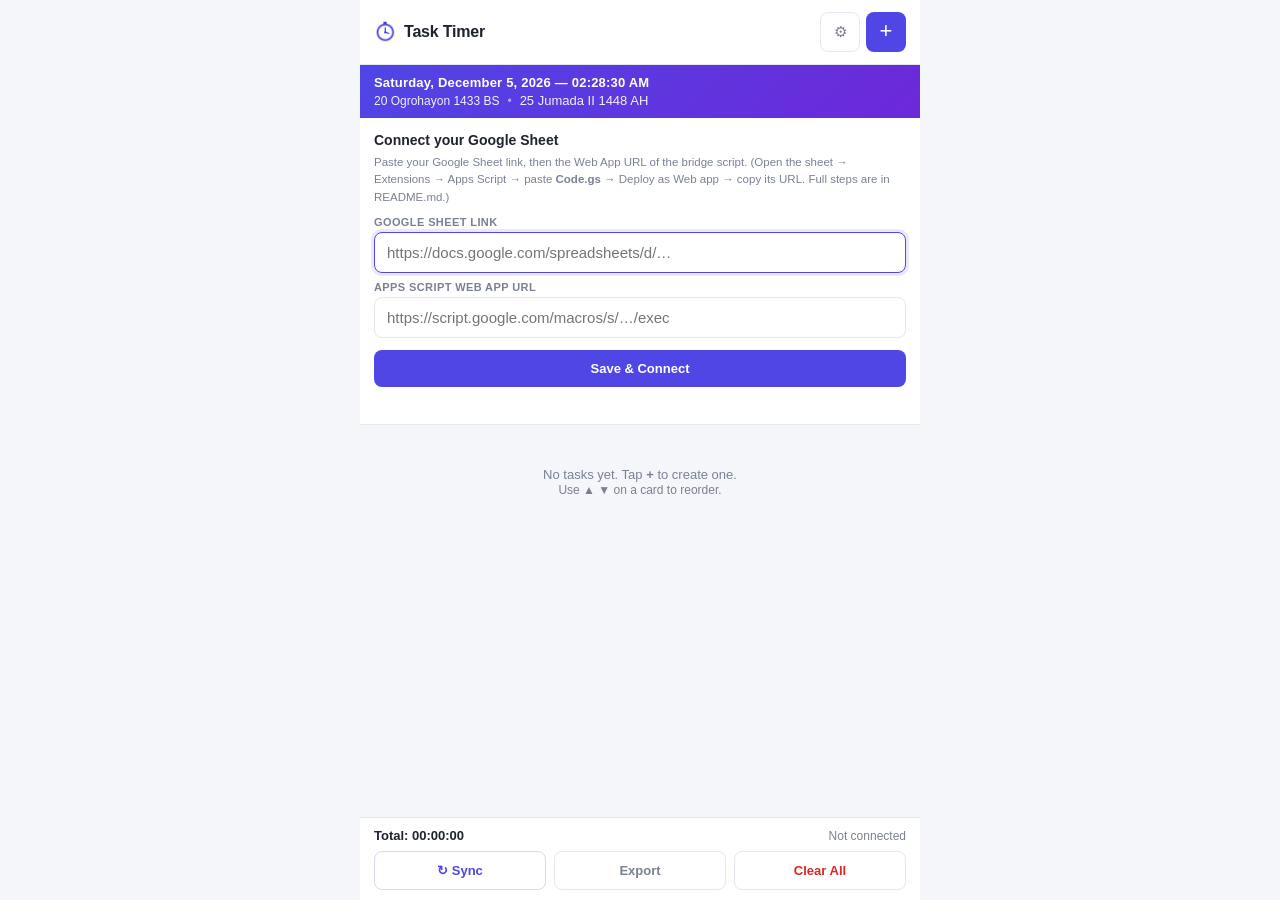
<file: index.html>
<!DOCTYPE html>
<html lang="en">
<head>
  <meta charset="UTF-8" />
  <meta name="viewport" content="width=device-width, initial-scale=1, viewport-fit=cover" />
  <title>Task Time Tracker</title>

  <!-- PWA: makes the page installable as an app -->
  <link rel="manifest" href="manifest.webmanifest" />
  <meta name="theme-color" content="#4f46e5" />
  <link rel="stylesheet" href="styles.css" />

  <!-- iOS "Add to Home Screen" support -->
  <meta name="apple-mobile-web-app-capable" content="yes" />
  <meta name="apple-mobile-web-app-status-bar-style" content="default" />
  <meta name="apple-mobile-web-app-title" content="Task Timer" />
  <link rel="apple-touch-icon" href="icons/icon192.png" />
</head>
<body class="mobile">
  <header class="app-header">
    <div class="brand">
      <img src="icons/icon48.png" alt="" class="brand-icon" />
      <h1>Task Timer</h1>
    </div>
    <div class="header-actions">
      <button id="settingsToggle" class="icon-btn ghost" title="Google Sheet settings" aria-label="Settings">&#9881;</button>
      <button id="addToggle" class="icon-btn" title="Add a new task" aria-label="Add task">
        <span class="plus">+</span>
      </button>
    </div>
  </header>

  <!-- Live date header -->
  <section class="date-banner">
    <div id="enDate" class="en-date">—</div>
    <div class="date-sub">
      <span id="bnDate" class="bn-date">—</span>
      <span class="dot">•</span>
      <span id="hijriDate" class="hijri-date">—</span>
    </div>
  </section>

  <!-- First-launch Google Sheet setup -->
  <section id="setupPanel" class="setup-panel hidden">
    <h2>Connect your Google Sheet</h2>
    <p class="setup-note">
      Paste your Google Sheet link, then the Web App URL of the bridge script.
      (Open the sheet &rarr; Extensions &rarr; Apps Script &rarr; paste
      <strong>Code.gs</strong> &rarr; Deploy as Web app &rarr; copy its URL.
      Full steps are in README.md.)
    </p>
    <label class="setup-label" for="sheetUrl">Google Sheet link</label>
    <input id="sheetUrl" type="url" inputmode="url" placeholder="https://docs.google.com/spreadsheets/d/…" autocomplete="off" />
    <label class="setup-label" for="webAppUrl">Apps Script Web App URL</label>
    <input id="webAppUrl" type="url" inputmode="url" placeholder="https://script.google.com/macros/s/…/exec" autocomplete="off" />
    <div class="setup-actions">
      <button id="saveConfig" class="btn btn-primary">Save &amp; Connect</button>
      <button id="cancelConfig" class="btn btn-ghost hidden">Cancel</button>
    </div>
    <p id="setupStatus" class="setup-status"></p>
  </section>

  <!-- Add-task row -->
  <div id="addRow" class="add-row hidden">
    <input id="taskName" type="text" placeholder="Task name…" maxlength="60" autocomplete="off" />
    <button id="addBtn" class="btn btn-primary">Add</button>
  </div>

  <main>
    <section id="taskList" class="task-list"></section>
    <p id="emptyState" class="empty-state hidden">
      No tasks yet. Tap <strong>+</strong> to create one.<br />
      <span class="muted">Use ▲ ▼ on a card to reorder.</span>
    </p>
  </main>

  <footer class="app-footer">
    <div class="footer-info">
      <span id="totalTracked" class="total">Total: 00:00:00</span>
      <span id="syncStatus" class="muted">Not connected</span>
    </div>
    <div class="footer-actions">
      <button id="syncBtn" class="btn btn-ghost sync">&#8635; Sync</button>
      <button id="exportBtn" class="btn btn-ghost">Export</button>
      <button id="clearBtn" class="btn btn-ghost danger">Clear All</button>
    </div>
  </footer>

  <!-- Generic dialog -->
  <div id="modalOverlay" class="overlay hidden">
    <div class="modal" role="dialog" aria-modal="true">
      <p id="modalMessage" class="modal-message"></p>
      <div id="modalActions" class="modal-actions"></div>
    </div>
  </div>

  <div id="toast" class="toast hidden"></div>

  <!-- Load order matters: shim first (defines chrome.*), then the shared logic -->
  <script src="chrome-shim.js"></script>
  <script src="zip.js"></script>
  <script src="sync.js"></script>
  <script src="app.js"></script>
  <script>
    // Register the service worker so the app works offline and is installable.
    if ("serviceWorker" in navigator) {
      window.addEventListener("load", function () {
        navigator.serviceWorker.register("service-worker.js").catch(function () {});
      });
    }
  </script>
</body>
</html>
</file>
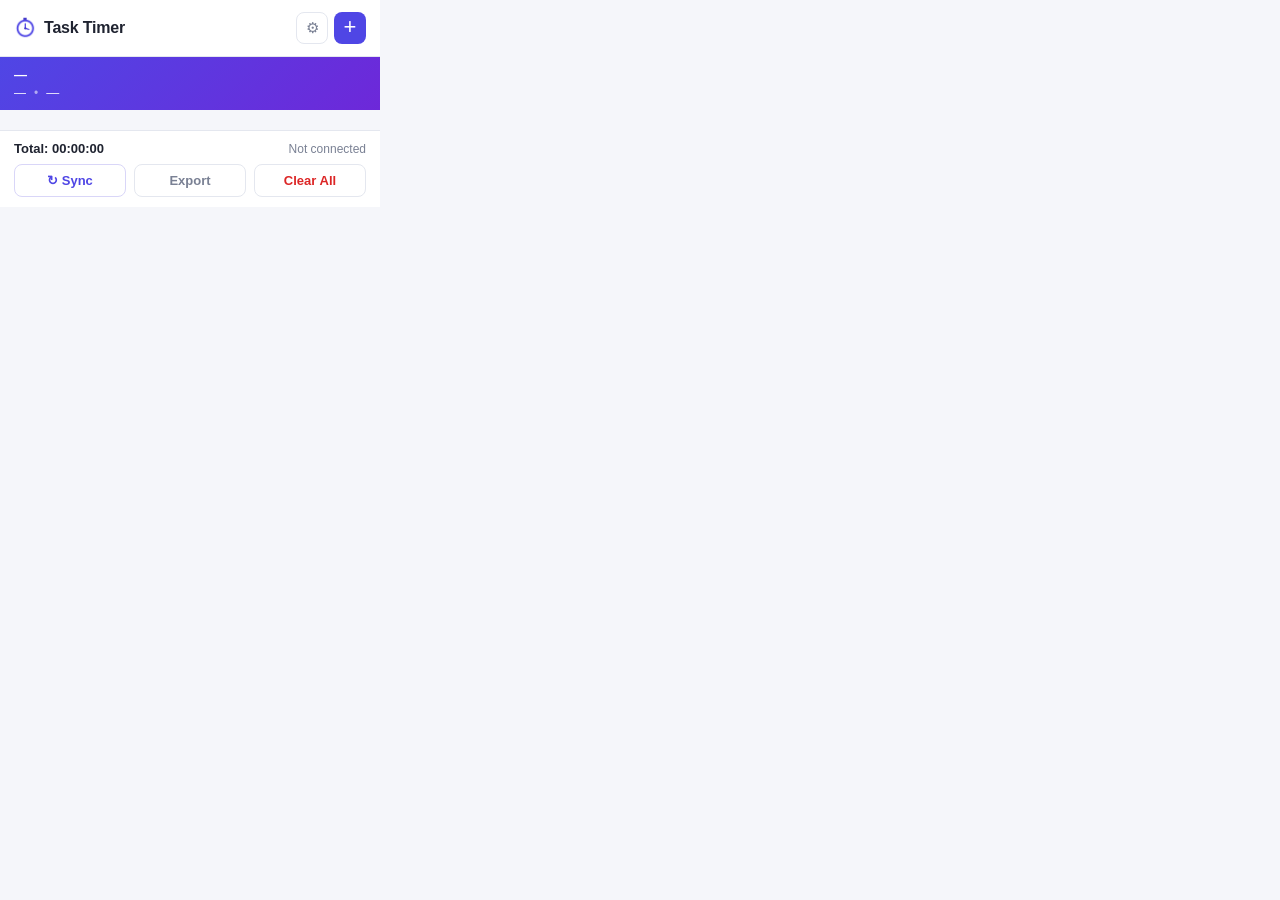
<file: popup.html>
<!DOCTYPE html>
<html lang="en">
<head>
  <meta charset="UTF-8" />
  <meta name="viewport" content="width=device-width, initial-scale=1.0" />
  <title>Task Time Tracker</title>
  <link rel="stylesheet" href="popup.css" />
</head>
<body>
  <header class="app-header">
    <div class="brand">
      <img src="icons/icon48.png" alt="" class="brand-icon" />
      <h1>Task Timer</h1>
    </div>
    <div class="header-actions">
      <button id="settingsToggle" class="icon-btn ghost" title="Google Sheet settings" aria-label="Settings">&#9881;</button>
      <button id="addToggle" class="icon-btn" title="Add a new task" aria-label="Add task">
        <span class="plus">+</span>
      </button>
    </div>
  </header>

  <!-- Live date header (requirement 4) -->
  <section class="date-banner">
    <div id="enDate" class="en-date">—</div>
    <div class="date-sub">
      <span id="bnDate" class="bn-date">—</span>
      <span class="dot">•</span>
      <span id="hijriDate" class="hijri-date">—</span>
    </div>
  </section>

  <!-- First-launch Google Sheet setup (requirement 1) -->
  <section id="setupPanel" class="setup-panel hidden">
    <h2>Connect your Google Sheet</h2>
    <p class="setup-note">
      Paste your Google Sheet link, then the Web App URL of the bridge script.
      (Open the sheet &rarr; Extensions &rarr; Apps Script &rarr; paste
      <strong>Code.gs</strong> from this extension's folder &rarr; Deploy as
      Web app &rarr; copy its URL. Full steps are in README.md.)
    </p>
    <label class="setup-label" for="sheetUrl">Google Sheet link</label>
    <input id="sheetUrl" type="text" placeholder="https://docs.google.com/spreadsheets/d/…" autocomplete="off" />
    <label class="setup-label" for="webAppUrl">Apps Script Web App URL</label>
    <input id="webAppUrl" type="text" placeholder="https://script.google.com/macros/s/…/exec" autocomplete="off" />
    <div class="setup-actions">
      <button id="saveConfig" class="btn btn-primary">Save &amp; Connect</button>
      <button id="cancelConfig" class="btn btn-ghost hidden">Cancel</button>
    </div>
    <p id="setupStatus" class="setup-status"></p>
  </section>

  <!-- Add-task row -->
  <div id="addRow" class="add-row hidden">
    <input id="taskName" type="text" placeholder="Task name…" maxlength="60" autocomplete="off" />
    <button id="addBtn" class="btn btn-primary">Add</button>
  </div>

  <main>
    <section id="taskList" class="task-list"></section>
    <p id="emptyState" class="empty-state hidden">
      No tasks yet. Click <strong>+</strong> to create one.<br />
      <span class="muted">Tip: drag cards to reorder.</span>
    </p>
  </main>

  <footer class="app-footer">
    <div class="footer-info">
      <span id="totalTracked" class="total">Total: 00:00:00</span>
      <span id="syncStatus" class="muted">Not connected</span>
    </div>
    <div class="footer-actions">
      <button id="syncBtn" class="btn btn-ghost sync">&#8635; Sync</button>
      <button id="exportBtn" class="btn btn-ghost">Export</button>
      <button id="clearBtn" class="btn btn-ghost danger">Clear All</button>
    </div>
  </footer>

  <!-- Generic modal -->
  <div id="modalOverlay" class="overlay hidden">
    <div class="modal" role="dialog" aria-modal="true">
      <p id="modalMessage" class="modal-message"></p>
      <div id="modalActions" class="modal-actions"></div>
    </div>
  </div>

  <div id="toast" class="toast hidden"></div>

  <script src="zip.js"></script>
  <script src="sync.js"></script>
  <script src="popup.js"></script>
</body>
</html>
</file>
<file: styles.css>
:root {
  --bg: #f5f6fa;
  --card: #ffffff;
  --text: #1f2330;
  --muted: #7a8194;
  --border: #e4e7ef;
  --primary: #4f46e5;
  --primary-dark: #4338ca;
  --running: #16a34a;
  --running-bg: #e9f8ee;
  --paused: #d97706;
  --paused-bg: #fdf3e3;
  --stopped: #64748b;
  --stopped-bg: #eef1f6;
  --danger: #dc2626;
  --shadow: 0 1px 3px rgba(20, 25, 45, 0.08), 0 1px 2px rgba(20, 25, 45, 0.06);
}

* { box-sizing: border-box; margin: 0; padding: 0; }

/* Mobile app fills the whole screen (the Chrome popup was a fixed 380px box). */
html, body { height: 100%; }
body {
  width: 100%;
  max-width: 560px;         /* stay readable on tablets */
  margin: 0 auto;
  min-height: 100%;
  font-family: -apple-system, BlinkMacSystemFont, "Segoe UI", Roboto, Helvetica, Arial, sans-serif;
  font-size: 15px;
  color: var(--text);
  background: var(--bg);
  display: flex;
  flex-direction: column;
  /* Respect the phone's notch / status bar area. */
  padding: env(safe-area-inset-top) env(safe-area-inset-right) env(safe-area-inset-bottom) env(safe-area-inset-left);
}
main { -webkit-overflow-scrolling: touch; }

/* Header */
.app-header {
  display: flex;
  align-items: center;
  justify-content: space-between;
  padding: 12px 14px;
  background: var(--card);
  border-bottom: 1px solid var(--border);
  position: sticky;
  top: 0;
  z-index: 5;
}
.brand { display: flex; align-items: center; gap: 8px; }
.brand-icon { width: 22px; height: 22px; }
.app-header h1 { font-size: 16px; font-weight: 700; letter-spacing: -0.2px; }

.icon-btn {
  width: 32px; height: 32px;
  border: none; border-radius: 8px;
  background: var(--primary); color: #fff;
  cursor: pointer;
  display: flex; align-items: center; justify-content: center;
  transition: background 0.15s, transform 0.1s;
}
.icon-btn:hover { background: var(--primary-dark); }
.icon-btn:active { transform: scale(0.94); }
.plus { font-size: 22px; line-height: 1; font-weight: 400; margin-top: -2px; }

/* Add row */
.add-row {
  display: flex; gap: 8px;
  padding: 10px 14px;
  background: var(--card);
  border-bottom: 1px solid var(--border);
}
.add-row input {
  flex: 1;
  padding: 8px 10px;
  border: 1px solid var(--border);
  border-radius: 8px;
  font-size: 14px;
  outline: none;
}
.add-row input:focus { border-color: var(--primary); box-shadow: 0 0 0 3px rgba(79,70,229,0.12); }

/* Buttons */
.btn {
  border: none; border-radius: 8px;
  padding: 8px 12px;
  font-size: 13px; font-weight: 600;
  cursor: pointer;
  transition: background 0.15s, opacity 0.15s, transform 0.1s;
}
.btn:active { transform: scale(0.96); }
.btn-primary { background: var(--primary); color: #fff; }
.btn-primary:hover { background: var(--primary-dark); }
.btn-ghost {
  background: transparent; color: var(--muted);
  border: 1px solid var(--border);
}
.btn-ghost:hover { background: #eef1f6; color: var(--text); }
.btn-ghost.danger { color: var(--danger); }
.btn-ghost.danger:hover { background: #fdecec; }

/* Task list */
main { flex: 1; overflow-y: auto; padding: 10px 12px; }
.task-list { display: flex; flex-direction: column; gap: 10px; }

.task-card {
  background: var(--card);
  border: 1px solid var(--border);
  border-left: 4px solid var(--border);
  border-radius: 10px;
  padding: 12px;
  box-shadow: var(--shadow);
}
.task-card.running { border-left-color: var(--running); }
.task-card.paused  { border-left-color: var(--paused); }
.task-card.stopped { border-left-color: var(--stopped); }

.task-top {
  display: flex; align-items: center; justify-content: space-between;
  gap: 8px; margin-bottom: 8px;
}
.task-name { font-weight: 600; font-size: 14px; word-break: break-word; flex: 1; }

/* Recurring toggle — ↻ carries the task over to the next day. */
.recur-btn {
  flex: none;
  display: inline-flex; align-items: center; justify-content: center;
  width: 26px; height: 26px; padding: 0;
  border: 1px solid var(--border); border-radius: 50%;
  background: transparent; color: var(--muted);
  font-size: 15px; line-height: 1; cursor: pointer;
  transition: background 0.15s, color 0.15s, border-color 0.15s;
}
.recur-btn:hover { color: var(--text); border-color: var(--muted); }
.recur-btn.on {
  color: #fff; background: var(--primary); border-color: var(--primary);
}

.status-pill {
  font-size: 10px; font-weight: 700; text-transform: uppercase;
  letter-spacing: 0.4px; padding: 2px 7px; border-radius: 20px;
  white-space: nowrap;
}
.status-pill.idle    { color: var(--stopped); background: var(--stopped-bg); }
.status-pill.running { color: var(--running); background: var(--running-bg); }
.status-pill.paused  { color: var(--paused);  background: var(--paused-bg); }
.status-pill.stopped { color: var(--stopped); background: var(--stopped-bg); }

.task-time {
  font-family: "SF Mono", "Consolas", "Roboto Mono", monospace;
  font-size: 26px; font-weight: 700; letter-spacing: 0.5px;
  margin: 4px 0 10px; color: var(--text);
}
.task-card.running .task-time { color: var(--running); }
.task-card.paused  .task-time { color: var(--paused); }

.task-controls { display: flex; gap: 6px; align-items: center; }
.ctrl {
  flex: 1;
  padding: 7px 0;
  border: none; border-radius: 7px;
  font-size: 12px; font-weight: 600; cursor: pointer;
  transition: opacity 0.15s, background 0.15s, transform 0.1s;
}
.ctrl:active { transform: scale(0.96); }
.ctrl:disabled { opacity: 0.4; cursor: not-allowed; }
.ctrl-start { background: var(--running-bg); color: var(--running); }
.ctrl-start:not(:disabled):hover { background: #d6f2e0; }
.ctrl-pause { background: var(--paused-bg); color: var(--paused); }
.ctrl-pause:not(:disabled):hover { background: #fbe8cc; }
.ctrl-stop  { background: #fdecec; color: var(--danger); }
.ctrl-stop:not(:disabled):hover { background: #fbdada; }

.ctrl-delete {
  flex: 0 0 auto;
  width: 34px;
  background: transparent; color: var(--muted);
  border: 1px solid var(--border); border-radius: 7px;
  cursor: pointer; font-size: 14px; padding: 7px 0;
}
.ctrl-delete:hover { background: #fdecec; color: var(--danger); border-color: #f6caca; }

/* Empty state */
.empty-state {
  text-align: center; color: var(--muted);
  padding: 32px 16px; font-size: 13px;
}

/* Footer */
.app-footer {
  background: var(--card);
  border-top: 1px solid var(--border);
  padding: 10px 14px;
}
.footer-info {
  display: flex; align-items: baseline; justify-content: space-between;
  margin-bottom: 8px;
}
.total { font-weight: 700; font-size: 13px; }
.muted { color: var(--muted); font-size: 12px; }
.footer-actions { display: flex; gap: 8px; }
.footer-actions .btn { flex: 1; }

/* Modal */
.overlay {
  position: fixed; inset: 0;
  background: rgba(18, 22, 38, 0.45);
  display: flex; align-items: center; justify-content: center;
  z-index: 50; padding: 20px;
}
.modal {
  background: var(--card); border-radius: 12px;
  padding: 18px; width: 100%; max-width: 300px;
  box-shadow: 0 10px 30px rgba(0,0,0,0.25);
}
.modal-message { font-size: 14px; line-height: 1.45; margin-bottom: 16px; }
.modal-actions { display: flex; gap: 8px; }
.modal-actions .btn { flex: 1; }

/* Toast */
.toast {
  position: fixed; bottom: 14px; left: 50%; transform: translateX(-50%);
  background: #1f2330; color: #fff;
  padding: 9px 16px; border-radius: 20px;
  font-size: 12px; font-weight: 500;
  box-shadow: 0 4px 14px rgba(0,0,0,0.3);
  z-index: 60; opacity: 1; transition: opacity 0.3s;
}

.hidden { display: none !important; }

/* ===== v2 additions ===== */

.header-actions { display: flex; gap: 6px; }
.icon-btn.ghost {
  background: transparent; color: var(--muted);
  border: 1px solid var(--border);
  font-size: 15px;
}
.icon-btn.ghost:hover { background: #eef1f6; color: var(--text); }

/* Date banner */
.date-banner {
  background: linear-gradient(135deg, #4f46e5, #6d28d9);
  color: #fff;
  padding: 10px 14px;
}
.en-date { font-size: 13px; font-weight: 700; letter-spacing: 0.2px; }
.date-sub {
  margin-top: 3px;
  display: flex; align-items: center; gap: 8px;
  font-size: 12px; opacity: 0.92;
}
.date-sub .dot { opacity: 0.6; }
.hijri-date { font-size: 13px; }

/* Setup panel */
.setup-panel {
  background: var(--card);
  border-bottom: 1px solid var(--border);
  padding: 14px;
}
.setup-panel h2 { font-size: 14px; margin-bottom: 6px; }
.setup-note {
  font-size: 11.5px; color: var(--muted); line-height: 1.5;
  margin-bottom: 10px;
}
.setup-label {
  display: block; font-size: 11px; font-weight: 700;
  color: var(--muted); text-transform: uppercase; letter-spacing: 0.4px;
  margin: 8px 0 4px;
}
.setup-panel input {
  width: 100%;
  padding: 8px 10px;
  border: 1px solid var(--border); border-radius: 8px;
  font-size: 12px; outline: none;
}
.setup-panel input:focus { border-color: var(--primary); box-shadow: 0 0 0 3px rgba(79,70,229,0.12); }
.setup-actions { display: flex; gap: 8px; margin-top: 12px; }
.setup-actions .btn { flex: 1; }
.setup-status { font-size: 12px; margin-top: 8px; min-height: 15px; }
.setup-status.ok { color: var(--running); }
.setup-status.err { color: var(--danger); }

/* Sync button + status */
.btn.sync { color: var(--primary); border-color: #d9d6f8; }
.btn.sync:hover { background: #eeecfc; color: var(--primary-dark); }
.btn.sync:disabled { opacity: 0.5; cursor: wait; }
#syncStatus.pending { color: var(--paused); font-weight: 600; }
#syncStatus.ok { color: var(--running); }

/* Drag & drop (desktop) */
.task-card.dragging { opacity: 0.45; }
.task-card.drag-over { outline: 2px dashed var(--primary); outline-offset: 2px; }

/* ===== Mobile-app tweaks ===== */

/* Keep header + footer in place while the task list scrolls. */
.app-header { position: sticky; top: 0; }
.app-footer { position: sticky; bottom: 0; }

/* Bigger, finger-friendly tap targets. */
.icon-btn { width: 40px; height: 40px; }
.ctrl { padding: 11px 0; font-size: 13px; }
.ctrl-delete { width: 40px; padding: 11px 0; }
.btn { padding: 11px 12px; }
.setup-panel input, .add-row input { padding: 11px 12px; font-size: 15px; }

/* ▲▼ reorder buttons (replace drag-and-drop on touchscreens). */
.move-btns { display: inline-flex; gap: 2px; margin-left: 6px; }
.move-btn {
  width: 26px; height: 26px;
  border: 1px solid var(--border); border-radius: 6px;
  background: transparent; color: var(--muted);
  font-size: 10px; line-height: 1; cursor: pointer;
}
.move-btn:active { background: #eef1f6; color: var(--text); }

/* The task time reads big on a phone screen. */
.task-time { font-size: 30px; }
</file>
<file: popup.css>
:root {
  --bg: #f5f6fa;
  --card: #ffffff;
  --text: #1f2330;
  --muted: #7a8194;
  --border: #e4e7ef;
  --primary: #4f46e5;
  --primary-dark: #4338ca;
  --running: #16a34a;
  --running-bg: #e9f8ee;
  --paused: #d97706;
  --paused-bg: #fdf3e3;
  --stopped: #64748b;
  --stopped-bg: #eef1f6;
  --danger: #dc2626;
  --shadow: 0 1px 3px rgba(20, 25, 45, 0.08), 0 1px 2px rgba(20, 25, 45, 0.06);
}

* { box-sizing: border-box; margin: 0; padding: 0; }

body {
  width: 380px;
  min-height: 200px;
  max-height: 580px;
  font-family: -apple-system, BlinkMacSystemFont, "Segoe UI", Roboto, Helvetica, Arial, sans-serif;
  font-size: 14px;
  color: var(--text);
  background: var(--bg);
  display: flex;
  flex-direction: column;
}

/* Header */
.app-header {
  display: flex;
  align-items: center;
  justify-content: space-between;
  padding: 12px 14px;
  background: var(--card);
  border-bottom: 1px solid var(--border);
  position: sticky;
  top: 0;
  z-index: 5;
}
.brand { display: flex; align-items: center; gap: 8px; }
.brand-icon { width: 22px; height: 22px; }
.app-header h1 { font-size: 16px; font-weight: 700; letter-spacing: -0.2px; }

.icon-btn {
  width: 32px; height: 32px;
  border: none; border-radius: 8px;
  background: var(--primary); color: #fff;
  cursor: pointer;
  display: flex; align-items: center; justify-content: center;
  transition: background 0.15s, transform 0.1s;
}
.icon-btn:hover { background: var(--primary-dark); }
.icon-btn:active { transform: scale(0.94); }
.plus { font-size: 22px; line-height: 1; font-weight: 400; margin-top: -2px; }

/* Add row */
.add-row {
  display: flex; gap: 8px;
  padding: 10px 14px;
  background: var(--card);
  border-bottom: 1px solid var(--border);
}
.add-row input {
  flex: 1;
  padding: 8px 10px;
  border: 1px solid var(--border);
  border-radius: 8px;
  font-size: 14px;
  outline: none;
}
.add-row input:focus { border-color: var(--primary); box-shadow: 0 0 0 3px rgba(79,70,229,0.12); }

/* Buttons */
.btn {
  border: none; border-radius: 8px;
  padding: 8px 12px;
  font-size: 13px; font-weight: 600;
  cursor: pointer;
  transition: background 0.15s, opacity 0.15s, transform 0.1s;
}
.btn:active { transform: scale(0.96); }
.btn-primary { background: var(--primary); color: #fff; }
.btn-primary:hover { background: var(--primary-dark); }
.btn-ghost {
  background: transparent; color: var(--muted);
  border: 1px solid var(--border);
}
.btn-ghost:hover { background: #eef1f6; color: var(--text); }
.btn-ghost.danger { color: var(--danger); }
.btn-ghost.danger:hover { background: #fdecec; }

/* Task list */
main { flex: 1; overflow-y: auto; padding: 10px 12px; }
.task-list { display: flex; flex-direction: column; gap: 10px; }

.task-card {
  background: var(--card);
  border: 1px solid var(--border);
  border-left: 4px solid var(--border);
  border-radius: 10px;
  padding: 12px;
  box-shadow: var(--shadow);
}
.task-card.running { border-left-color: var(--running); }
.task-card.paused  { border-left-color: var(--paused); }
.task-card.stopped { border-left-color: var(--stopped); }

.task-top {
  display: flex; align-items: center; justify-content: space-between;
  gap: 8px; margin-bottom: 8px;
}
.task-name { font-weight: 600; font-size: 14px; word-break: break-word; flex: 1; }

/* Recurring toggle — ↻ carries the task over to the next day. */
.recur-btn {
  flex: none;
  display: inline-flex; align-items: center; justify-content: center;
  width: 24px; height: 24px; padding: 0;
  border: 1px solid var(--border); border-radius: 50%;
  background: transparent; color: var(--muted);
  font-size: 14px; line-height: 1; cursor: pointer;
  transition: background 0.15s, color 0.15s, border-color 0.15s;
}
.recur-btn:hover { color: var(--text); border-color: var(--muted); }
.recur-btn.on {
  color: #fff; background: var(--primary); border-color: var(--primary);
}

.status-pill {
  font-size: 10px; font-weight: 700; text-transform: uppercase;
  letter-spacing: 0.4px; padding: 2px 7px; border-radius: 20px;
  white-space: nowrap;
}
.status-pill.idle    { color: var(--stopped); background: var(--stopped-bg); }
.status-pill.running { color: var(--running); background: var(--running-bg); }
.status-pill.paused  { color: var(--paused);  background: var(--paused-bg); }
.status-pill.stopped { color: var(--stopped); background: var(--stopped-bg); }

.task-time {
  font-family: "SF Mono", "Consolas", "Roboto Mono", monospace;
  font-size: 26px; font-weight: 700; letter-spacing: 0.5px;
  margin: 4px 0 10px; color: var(--text);
}
.task-card.running .task-time { color: var(--running); }
.task-card.paused  .task-time { color: var(--paused); }

.task-controls { display: flex; gap: 6px; align-items: center; }
.ctrl {
  flex: 1;
  padding: 7px 0;
  border: none; border-radius: 7px;
  font-size: 12px; font-weight: 600; cursor: pointer;
  transition: opacity 0.15s, background 0.15s, transform 0.1s;
}
.ctrl:active { transform: scale(0.96); }
.ctrl:disabled { opacity: 0.4; cursor: not-allowed; }
.ctrl-start { background: var(--running-bg); color: var(--running); }
.ctrl-start:not(:disabled):hover { background: #d6f2e0; }
.ctrl-pause { background: var(--paused-bg); color: var(--paused); }
.ctrl-pause:not(:disabled):hover { background: #fbe8cc; }
.ctrl-stop  { background: #fdecec; color: var(--danger); }
.ctrl-stop:not(:disabled):hover { background: #fbdada; }

.ctrl-delete {
  flex: 0 0 auto;
  width: 34px;
  background: transparent; color: var(--muted);
  border: 1px solid var(--border); border-radius: 7px;
  cursor: pointer; font-size: 14px; padding: 7px 0;
}
.ctrl-delete:hover { background: #fdecec; color: var(--danger); border-color: #f6caca; }

/* Empty state */
.empty-state {
  text-align: center; color: var(--muted);
  padding: 32px 16px; font-size: 13px;
}

/* Footer */
.app-footer {
  background: var(--card);
  border-top: 1px solid var(--border);
  padding: 10px 14px;
}
.footer-info {
  display: flex; align-items: baseline; justify-content: space-between;
  margin-bottom: 8px;
}
.total { font-weight: 700; font-size: 13px; }
.muted { color: var(--muted); font-size: 12px; }
.footer-actions { display: flex; gap: 8px; }
.footer-actions .btn { flex: 1; }

/* Modal */
.overlay {
  position: fixed; inset: 0;
  background: rgba(18, 22, 38, 0.45);
  display: flex; align-items: center; justify-content: center;
  z-index: 50; padding: 20px;
}
.modal {
  background: var(--card); border-radius: 12px;
  padding: 18px; width: 100%; max-width: 300px;
  box-shadow: 0 10px 30px rgba(0,0,0,0.25);
}
.modal-message { font-size: 14px; line-height: 1.45; margin-bottom: 16px; }
.modal-actions { display: flex; gap: 8px; }
.modal-actions .btn { flex: 1; }

/* Toast */
.toast {
  position: fixed; bottom: 14px; left: 50%; transform: translateX(-50%);
  background: #1f2330; color: #fff;
  padding: 9px 16px; border-radius: 20px;
  font-size: 12px; font-weight: 500;
  box-shadow: 0 4px 14px rgba(0,0,0,0.3);
  z-index: 60; opacity: 1; transition: opacity 0.3s;
}

.hidden { display: none !important; }

/* ===== v2 additions ===== */

.header-actions { display: flex; gap: 6px; }
.icon-btn.ghost {
  background: transparent; color: var(--muted);
  border: 1px solid var(--border);
  font-size: 15px;
}
.icon-btn.ghost:hover { background: #eef1f6; color: var(--text); }

/* Date banner */
.date-banner {
  background: linear-gradient(135deg, #4f46e5, #6d28d9);
  color: #fff;
  padding: 10px 14px;
}
.en-date { font-size: 13px; font-weight: 700; letter-spacing: 0.2px; }
.date-sub {
  margin-top: 3px;
  display: flex; align-items: center; gap: 8px;
  font-size: 12px; opacity: 0.92;
}
.date-sub .dot { opacity: 0.6; }
.hijri-date { font-size: 13px; }

/* Setup panel */
.setup-panel {
  background: var(--card);
  border-bottom: 1px solid var(--border);
  padding: 14px;
}
.setup-panel h2 { font-size: 14px; margin-bottom: 6px; }
.setup-note {
  font-size: 11.5px; color: var(--muted); line-height: 1.5;
  margin-bottom: 10px;
}
.setup-label {
  display: block; font-size: 11px; font-weight: 700;
  color: var(--muted); text-transform: uppercase; letter-spacing: 0.4px;
  margin: 8px 0 4px;
}
.setup-panel input {
  width: 100%;
  padding: 8px 10px;
  border: 1px solid var(--border); border-radius: 8px;
  font-size: 12px; outline: none;
}
.setup-panel input:focus { border-color: var(--primary); box-shadow: 0 0 0 3px rgba(79,70,229,0.12); }
.setup-actions { display: flex; gap: 8px; margin-top: 12px; }
.setup-actions .btn { flex: 1; }
.setup-status { font-size: 12px; margin-top: 8px; min-height: 15px; }
.setup-status.ok { color: var(--running); }
.setup-status.err { color: var(--danger); }

/* Sync button + status */
.btn.sync { color: var(--primary); border-color: #d9d6f8; }
.btn.sync:hover { background: #eeecfc; color: var(--primary-dark); }
.btn.sync:disabled { opacity: 0.5; cursor: wait; }
#syncStatus.pending { color: var(--paused); font-weight: 600; }
#syncStatus.ok { color: var(--running); }

/* Drag & drop */
.task-card { cursor: grab; }
.task-card.dragging { opacity: 0.45; }
.task-card.drag-over { outline: 2px dashed var(--primary); outline-offset: 2px; }
</file>
